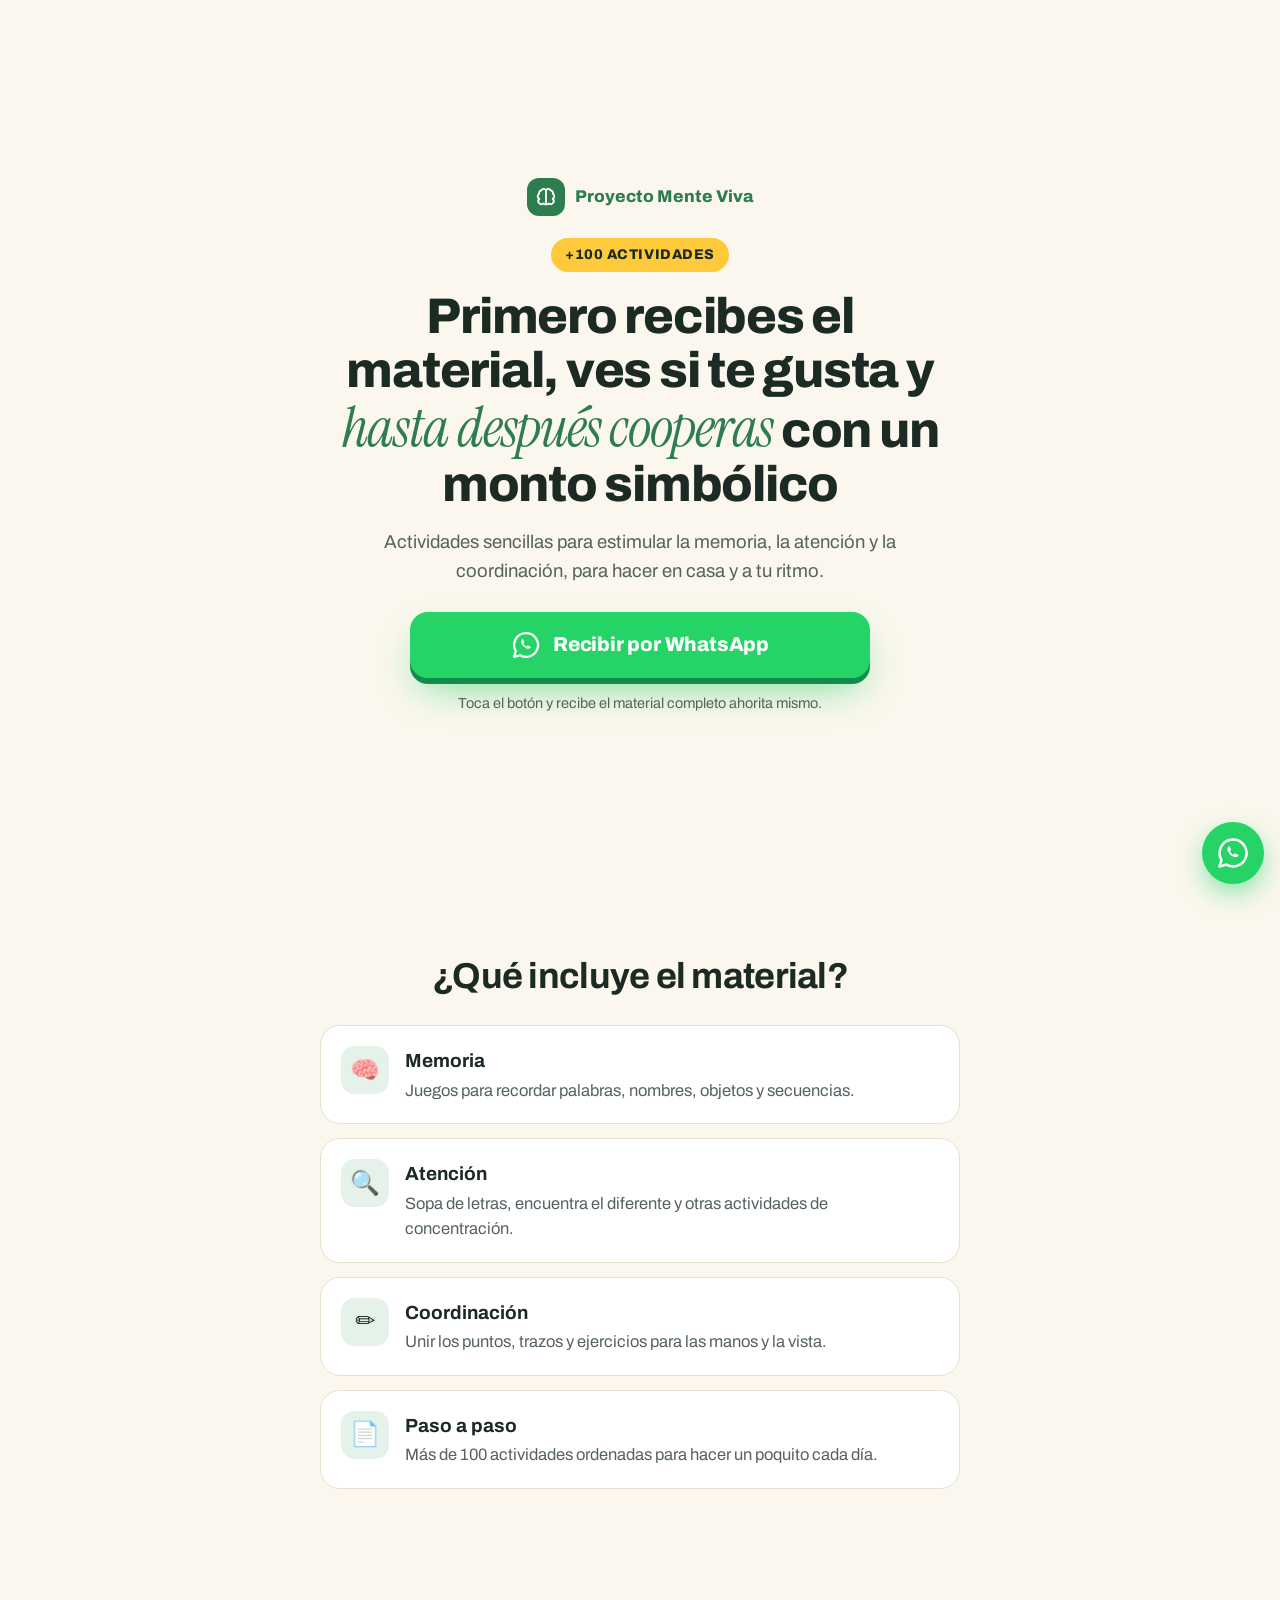
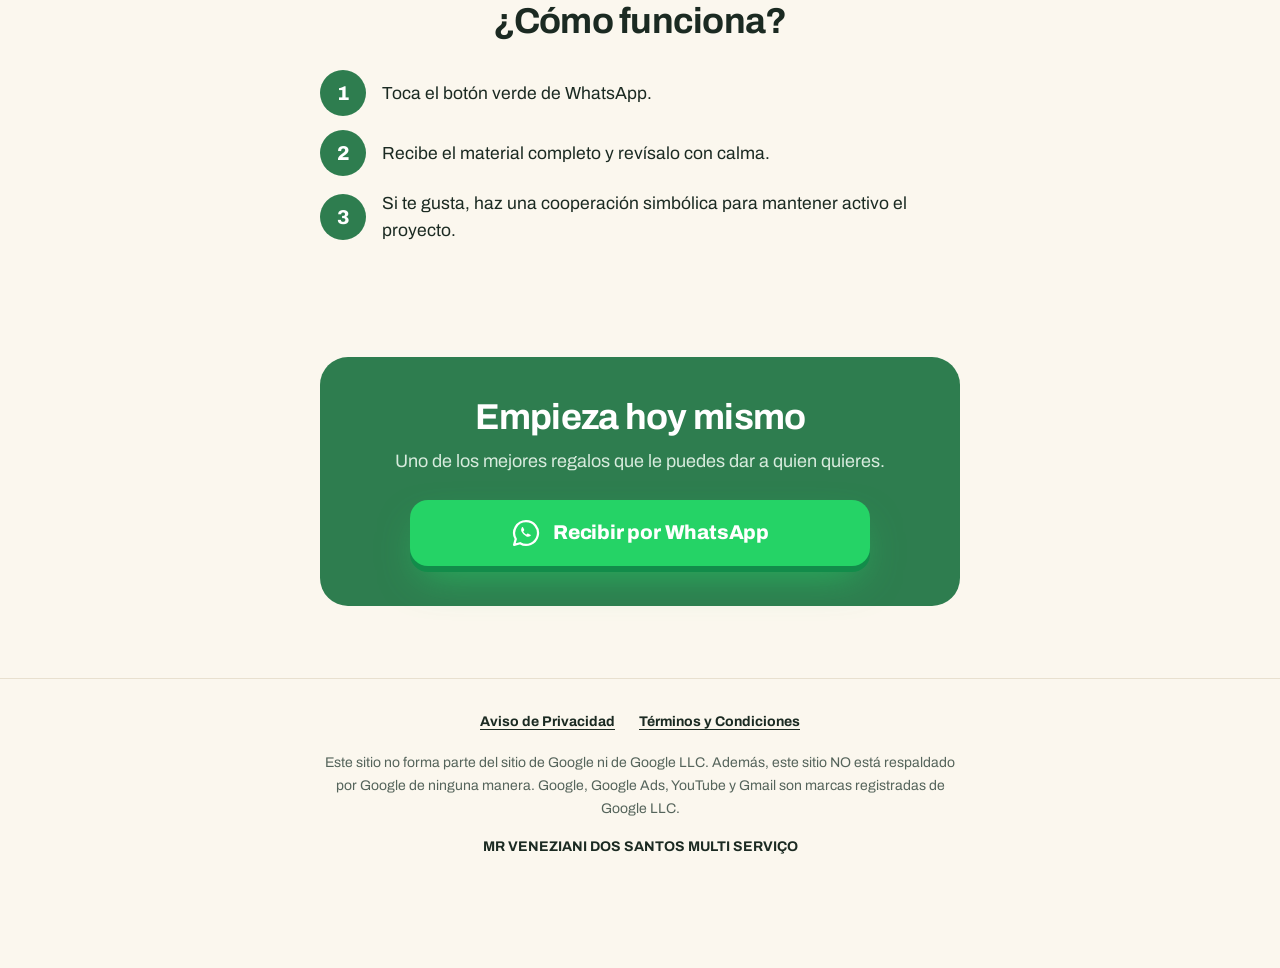
<file: index.html>
<!doctype html>
<html lang="es-MX">
<head><!-- Google Tag Manager -->
<script>(function(w,d,s,l,i){w[l]=w[l]||[];w[l].push({'gtm.start':
new Date().getTime(),event:'gtm.js'});var f=d.getElementsByTagName(s)[0],
j=d.createElement(s),dl=l!='dataLayer'?'&l='+l:'';j.async=true;j.src=
'https://www.googletagmanager.com/gtm.js?id='+i+dl;f.parentNode.insertBefore(j,f);
})(window,document,'script','dataLayer','GTM-NNDKBCTV');</script>
<!-- End Google Tag Manager -->
  <meta charset="utf-8">
  <meta name="viewport" content="width=device-width, initial-scale=1">
  <title>Proyecto Mente Viva — Actividades para mantener la mente activa</title>
  <meta name="description" content="Más de 100 actividades para estimular la memoria, la atención y la coordinación. Letra grande, fácil de imprimir. Recíbelas por WhatsApp.">
  <link rel="preconnect" href="https://fonts.googleapis.com">
  <link rel="preconnect" href="https://fonts.gstatic.com" crossorigin>
  <link href="https://fonts.googleapis.com/css2?family=Archivo:wght@400;600;700;800&family=Instrument+Serif:ital@1&display=swap" rel="stylesheet">
  <link rel="stylesheet" href="style.css">
</head>
<body><!-- Google Tag Manager (noscript) -->
<noscript><iframe src="https://www.googletagmanager.com/ns.html?id=GTM-NNDKBCTV"
height="0" width="0" style="display:none;visibility:hidden"></iframe></noscript>
<!-- End Google Tag Manager (noscript) -->
  <main>
    <!-- Apertura: el botón de WhatsApp se ve desde el inicio -->
    <section class="hero">
      <div class="wrap">
        <div class="marca">
          <span class="marca-ico"><svg viewBox="0 0 24 24" fill="none" stroke="#fff" stroke-width="2" stroke-linecap="round" stroke-linejoin="round"><path d="M12 20V5.5A2.5 2.5 0 0 0 7.2 4.6 3 3 0 0 0 4.5 8.5a3 3 0 0 0 .3 5.4A3 3 0 0 0 9 19a2.9 2.9 0 0 0 3 1Zm0 0V5.5a2.5 2.5 0 0 1 4.8-.9 3 3 0 0 1 2.7 3.9 3 3 0 0 1-.3 5.4A3 3 0 0 1 15 19a2.9 2.9 0 0 1-3 1Z"/></svg></span>
          Proyecto Mente Viva
        </div>
        <div><span class="selo">+100 actividades</span></div>
        <h1>Primero recibes el material, ves si te gusta y <em>hasta después cooperas</em> con un monto simbólico</h1>
        <p class="lead">Actividades sencillas para estimular la memoria, la atención y la coordinación, para hacer en casa y a tu ritmo.</p>

        <a class="btn-wa js-wa" href="#">
          <svg viewBox="0 0 24 24" fill="none" aria-hidden="true"><path d="M12 2.5a9.5 9.5 0 0 0-8.2 14.3L2.5 21.5l4.8-1.3A9.5 9.5 0 1 0 12 2.5Z" stroke="#fff" stroke-width="1.8" stroke-linejoin="round"/><path d="M8.6 7.6c.3-.6.8-.6 1.1-.1l.8 1.6c.2.4.1.8-.2 1.1l-.5.5c.5 1.1 1.4 2 2.5 2.5l.5-.5c.3-.3.7-.4 1.1-.2l1.6.8c.5.3.5.8-.1 1.1-.9.6-2 .8-3 .3a8 8 0 0 1-4-4c-.5-1-.3-2.1.2-3Z" fill="#fff"/></svg>
          Recibir por WhatsApp
        </a>
        <p class="btn-nota">Toca el botón y recibe el material completo ahorita mismo.</p>
      </div>
    </section>

    <!-- Qué incluye el material -->
    <section>
      <div class="wrap">
        <h2>¿Qué incluye el material?</h2>
        <div class="lista">
          <div class="item"><div class="item-ico">🧠</div><div><h3>Memoria</h3><p>Juegos para recordar palabras, nombres, objetos y secuencias.</p></div></div>
          <div class="item"><div class="item-ico">🔍</div><div><h3>Atención</h3><p>Sopa de letras, encuentra el diferente y otras actividades de concentración.</p></div></div>
          <div class="item"><div class="item-ico">✏️</div><div><h3>Coordinación</h3><p>Unir los puntos, trazos y ejercicios para las manos y la vista.</p></div></div>
          <div class="item"><div class="item-ico">📄</div><div><h3>Paso a paso</h3><p>Más de 100 actividades ordenadas para hacer un poquito cada día.</p></div></div>
        </div>
      </div>
    </section>

    <!-- Cómo funciona -->
    <section>
      <div class="wrap">
        <h2>¿Cómo funciona?</h2>
        <div class="passos">
          <div class="passo"><p>Toca el botón verde de WhatsApp.</p></div>
          <div class="passo"><p>Recibe el material completo y revísalo con calma.</p></div>
          <div class="passo"><p>Si te gusta, haz una cooperación simbólica para mantener activo el proyecto.</p></div>
        </div>
      </div>
    </section>

    <!-- Llamado final -->
    <section class="final">
      <div class="wrap">
        <div class="box">
          <h2>Empieza hoy mismo</h2>
          <p>Uno de los mejores regalos que le puedes dar a quien quieres.</p>
          <a class="btn-wa js-wa" href="#">
            <svg viewBox="0 0 24 24" fill="none" aria-hidden="true"><path d="M12 2.5a9.5 9.5 0 0 0-8.2 14.3L2.5 21.5l4.8-1.3A9.5 9.5 0 1 0 12 2.5Z" stroke="#fff" stroke-width="1.8" stroke-linejoin="round"/><path d="M8.6 7.6c.3-.6.8-.6 1.1-.1l.8 1.6c.2.4.1.8-.2 1.1l-.5.5c.5 1.1 1.4 2 2.5 2.5l.5-.5c.3-.3.7-.4 1.1-.2l1.6.8c.5.3.5.8-.1 1.1-.9.6-2 .8-3 .3a8 8 0 0 1-4-4c-.5-1-.3-2.1.2-3Z" fill="#fff"/></svg>
            Recibir por WhatsApp
          </a>
        </div>
      </div>
    </section>
  </main>

  <footer>
    <div class="wrap">
      <div class="links">
        <a href="aviso-de-privacidad/index.html">Aviso de Privacidad</a>
        <a href="terminos-y-condiciones/index.html">Términos y Condiciones</a>
      </div>
      <p class="aviso">Este sitio no forma parte del sitio de Google ni de Google LLC. Además, este sitio NO está respaldado por Google de ninguna manera. Google, Google Ads, YouTube y Gmail son marcas registradas de Google LLC.</p>
      <p class="empresa">MR VENEZIANI DOS SANTOS MULTI SERVIÇO</p>
    </div>
  </footer>

  <a class="wa-float js-wa" href="#" aria-label="Escríbenos por WhatsApp">
    <svg viewBox="0 0 24 24" fill="none" aria-hidden="true"><path d="M12 2.5a9.5 9.5 0 0 0-8.2 14.3L2.5 21.5l4.8-1.3A9.5 9.5 0 1 0 12 2.5Z" stroke="#fff" stroke-width="1.8" stroke-linejoin="round"/><path d="M8.6 7.6c.3-.6.8-.6 1.1-.1l.8 1.6c.2.4.1.8-.2 1.1l-.5.5c.5 1.1 1.4 2 2.5 2.5l.5-.5c.3-.3.7-.4 1.1-.2l1.6.8c.5.3.5.8-.1 1.1-.9.6-2 .8-3 .3a8 8 0 0 1-4-4c-.5-1-.3-2.1.2-3Z" fill="#fff"/></svg>
  </a>

  <script>
    // Número de WhatsApp (55 = Brasil, 47 = lada). Para cambiarlo, edita solo esta línea.
    var WHATSAPP = "5547997383654";
    var MENSAGEM = "¡Hola! Quiero recibir las actividades del Proyecto Mente Viva.";
    var link = "https://wa.me/" + WHATSAPP + "?text=" + encodeURIComponent(MENSAGEM);
    document.querySelectorAll(".js-wa").forEach(function (a) {
      a.href = link; a.target = "_blank"; a.rel = "noopener";
    });
  </script>
</body>
</html>
</file>
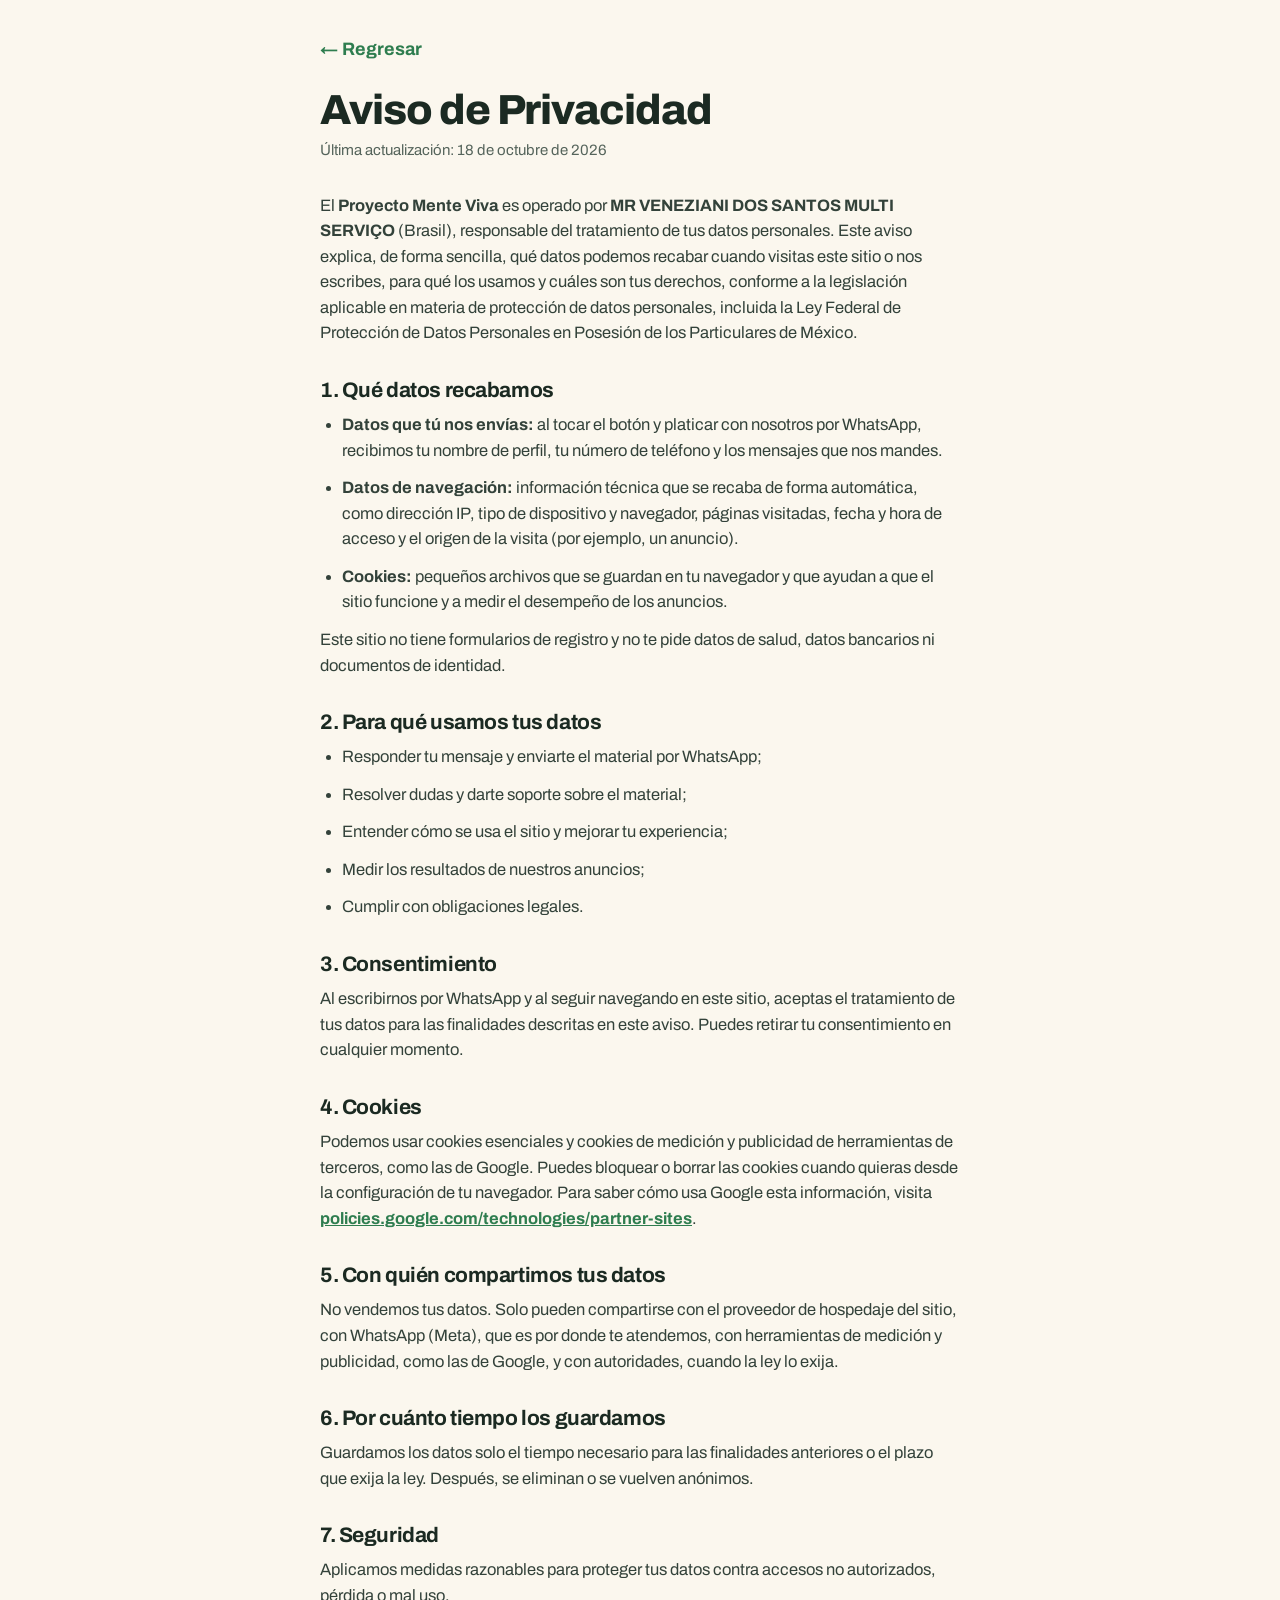
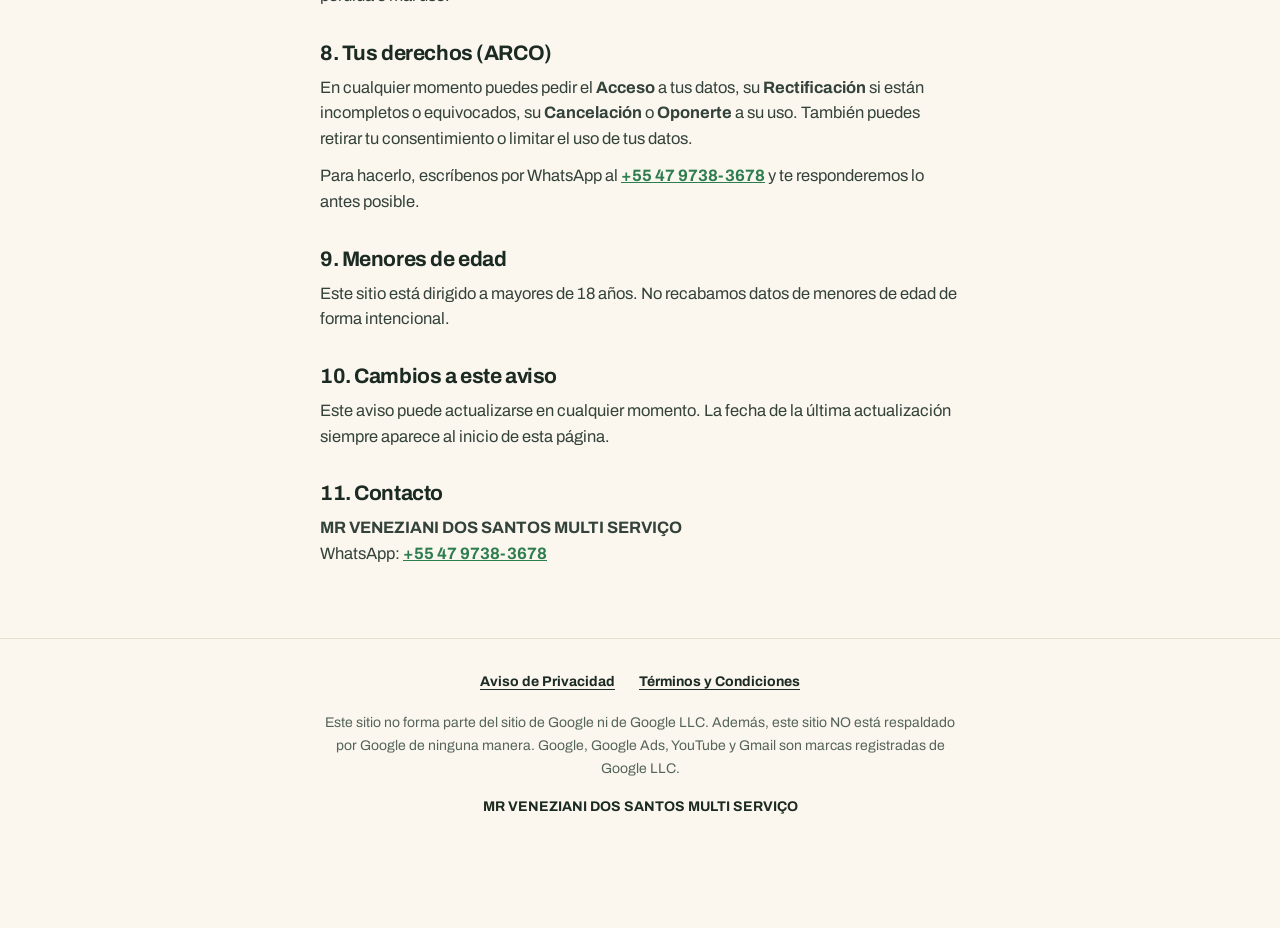
<file: aviso-de-privacidad/index.html>
<!doctype html>
<html lang="es-MX">
<head>
  <meta charset="utf-8">
  <meta name="viewport" content="width=device-width, initial-scale=1">
  <title>Aviso de Privacidad — Proyecto Mente Viva</title>
  <link rel="preconnect" href="https://fonts.googleapis.com">
  <link rel="preconnect" href="https://fonts.gstatic.com" crossorigin>
  <link href="https://fonts.googleapis.com/css2?family=Archivo:wght@400;600;700;800&family=Instrument+Serif:ital@1&display=swap" rel="stylesheet">
  <link rel="stylesheet" href="../style.css">
</head>
<body>
  <main class="doc">
    <div class="wrap">
      <a class="voltar" href="../index.html">← Regresar</a>
      <h1>Aviso de Privacidad</h1>
      <p class="data">Última actualización: 18 de octubre de 2026</p>

      <p>El <strong>Proyecto Mente Viva</strong> es operado por <strong>MR VENEZIANI DOS SANTOS MULTI SERVIÇO</strong> (Brasil), responsable del tratamiento de tus datos personales. Este aviso explica, de forma sencilla, qué datos podemos recabar cuando visitas este sitio o nos escribes, para qué los usamos y cuáles son tus derechos, conforme a la legislación aplicable en materia de protección de datos personales, incluida la Ley Federal de Protección de Datos Personales en Posesión de los Particulares de México.</p>

      <h2>1. Qué datos recabamos</h2>
      <ul>
        <li><strong>Datos que tú nos envías:</strong> al tocar el botón y platicar con nosotros por WhatsApp, recibimos tu nombre de perfil, tu número de teléfono y los mensajes que nos mandes.</li>
        <li><strong>Datos de navegación:</strong> información técnica que se recaba de forma automática, como dirección IP, tipo de dispositivo y navegador, páginas visitadas, fecha y hora de acceso y el origen de la visita (por ejemplo, un anuncio).</li>
        <li><strong>Cookies:</strong> pequeños archivos que se guardan en tu navegador y que ayudan a que el sitio funcione y a medir el desempeño de los anuncios.</li>
      </ul>
      <p>Este sitio no tiene formularios de registro y no te pide datos de salud, datos bancarios ni documentos de identidad.</p>

      <h2>2. Para qué usamos tus datos</h2>
      <ul>
        <li>Responder tu mensaje y enviarte el material por WhatsApp;</li>
        <li>Resolver dudas y darte soporte sobre el material;</li>
        <li>Entender cómo se usa el sitio y mejorar tu experiencia;</li>
        <li>Medir los resultados de nuestros anuncios;</li>
        <li>Cumplir con obligaciones legales.</li>
      </ul>

      <h2>3. Consentimiento</h2>
      <p>Al escribirnos por WhatsApp y al seguir navegando en este sitio, aceptas el tratamiento de tus datos para las finalidades descritas en este aviso. Puedes retirar tu consentimiento en cualquier momento.</p>

      <h2>4. Cookies</h2>
      <p>Podemos usar cookies esenciales y cookies de medición y publicidad de herramientas de terceros, como las de Google. Puedes bloquear o borrar las cookies cuando quieras desde la configuración de tu navegador. Para saber cómo usa Google esta información, visita <a class="link" href="https://policies.google.com/technologies/partner-sites?hl=es-419" target="_blank" rel="noopener">policies.google.com/technologies/partner-sites</a>.</p>

      <h2>5. Con quién compartimos tus datos</h2>
      <p>No vendemos tus datos. Solo pueden compartirse con el proveedor de hospedaje del sitio, con WhatsApp (Meta), que es por donde te atendemos, con herramientas de medición y publicidad, como las de Google, y con autoridades, cuando la ley lo exija.</p>

      <h2>6. Por cuánto tiempo los guardamos</h2>
      <p>Guardamos los datos solo el tiempo necesario para las finalidades anteriores o el plazo que exija la ley. Después, se eliminan o se vuelven anónimos.</p>

      <h2>7. Seguridad</h2>
      <p>Aplicamos medidas razonables para proteger tus datos contra accesos no autorizados, pérdida o mal uso.</p>

      <h2>8. Tus derechos (ARCO)</h2>
      <p>En cualquier momento puedes pedir el <strong>Acceso</strong> a tus datos, su <strong>Rectificación</strong> si están incompletos o equivocados, su <strong>Cancelación</strong> o <strong>Oponerte</strong> a su uso. También puedes retirar tu consentimiento o limitar el uso de tus datos.</p>
      <p>Para hacerlo, escríbenos por WhatsApp al <a class="link js-wa" href="#">+55 47 9738-3678</a> y te responderemos lo antes posible.</p>

      <h2>9. Menores de edad</h2>
      <p>Este sitio está dirigido a mayores de 18 años. No recabamos datos de menores de edad de forma intencional.</p>

      <h2>10. Cambios a este aviso</h2>
      <p>Este aviso puede actualizarse en cualquier momento. La fecha de la última actualización siempre aparece al inicio de esta página.</p>

      <h2>11. Contacto</h2>
      <p><strong>MR VENEZIANI DOS SANTOS MULTI SERVIÇO</strong><br>WhatsApp: <a class="link js-wa" href="#">+55 47 9738-3678</a></p>
    </div>
  </main>

  <footer>
    <div class="wrap">
      <div class="links">
        <a href="../aviso-de-privacidad/index.html">Aviso de Privacidad</a>
        <a href="../terminos-y-condiciones/index.html">Términos y Condiciones</a>
      </div>
      <p class="aviso">Este sitio no forma parte del sitio de Google ni de Google LLC. Además, este sitio NO está respaldado por Google de ninguna manera. Google, Google Ads, YouTube y Gmail son marcas registradas de Google LLC.</p>
      <p class="empresa">MR VENEZIANI DOS SANTOS MULTI SERVIÇO</p>
    </div>
  </footer>

  <script>
    var link = "https://wa.me/554797383678?text=" + encodeURIComponent("¡Hola! Quiero recibir las actividades del Proyecto Mente Viva.");
    document.querySelectorAll(".js-wa").forEach(function (a) { a.href = link; a.target = "_blank"; a.rel = "noopener"; });
  </script>
</body>
</html>
</file>
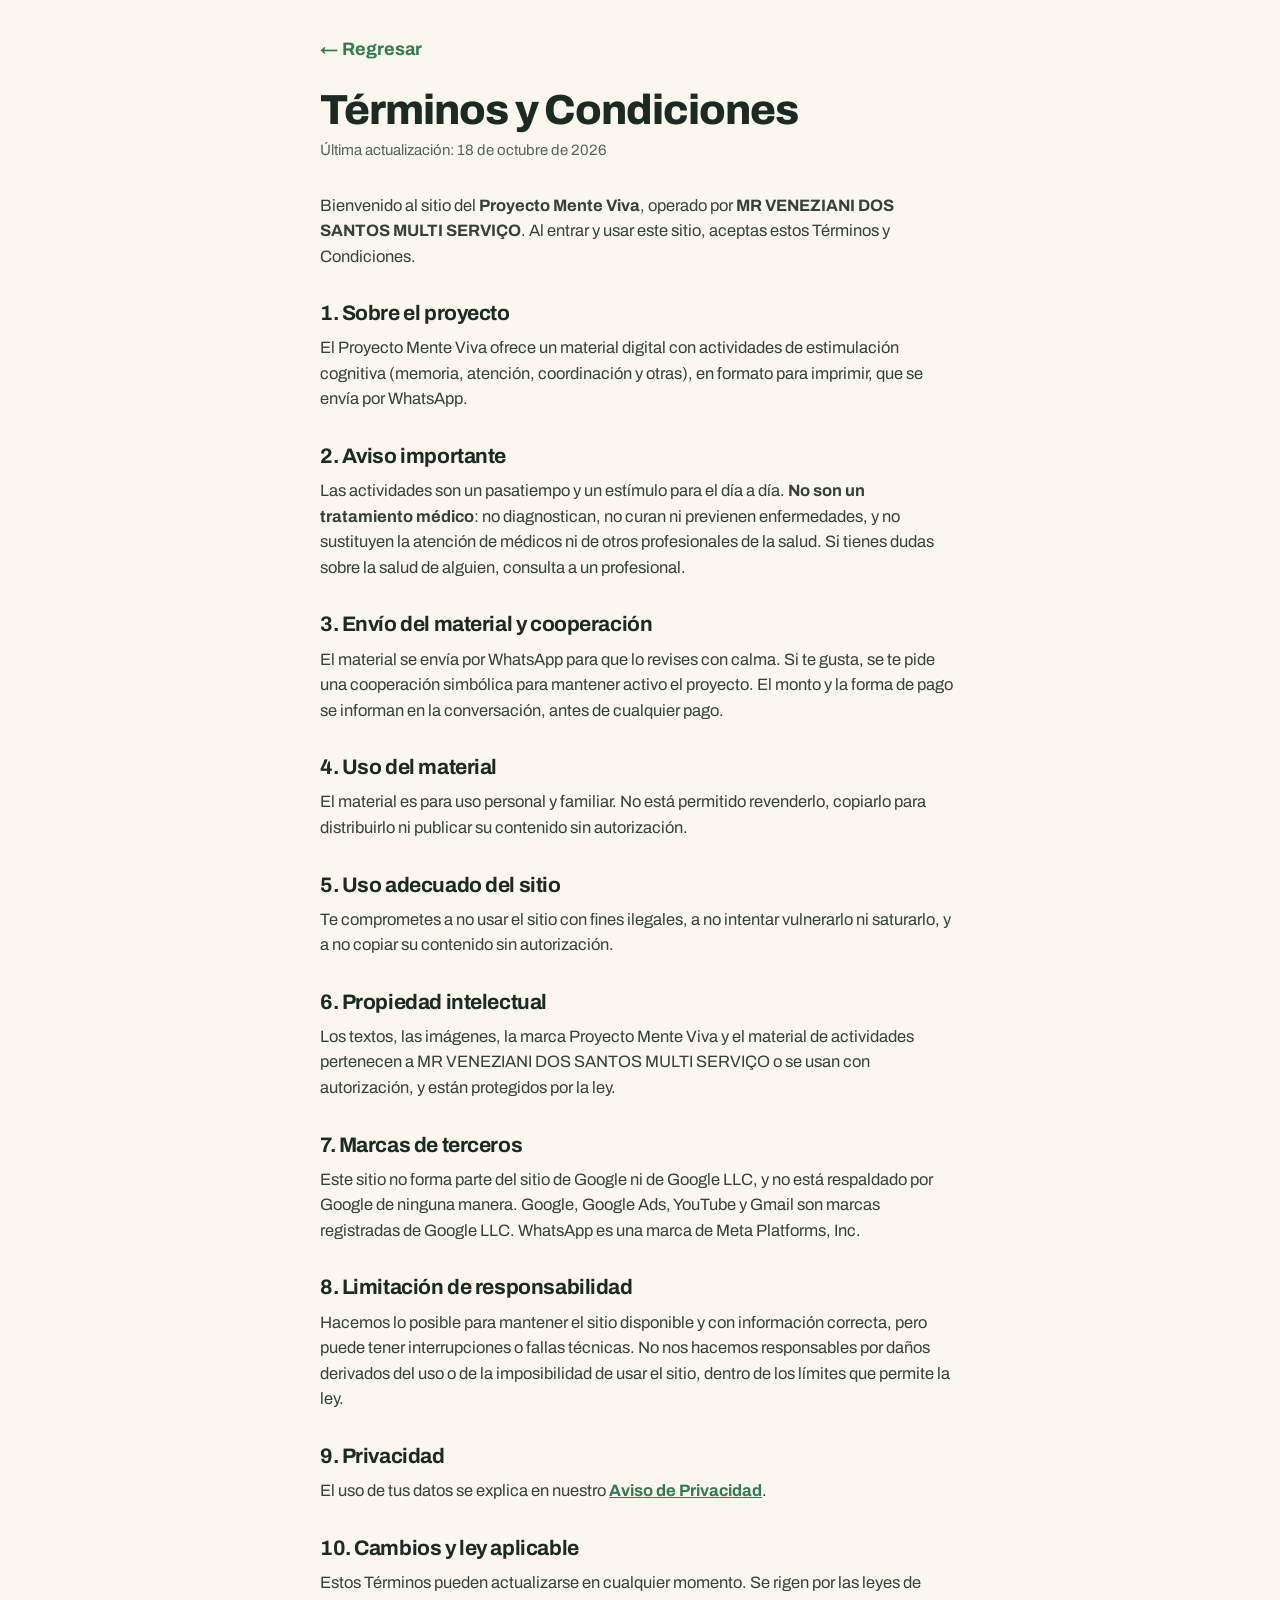
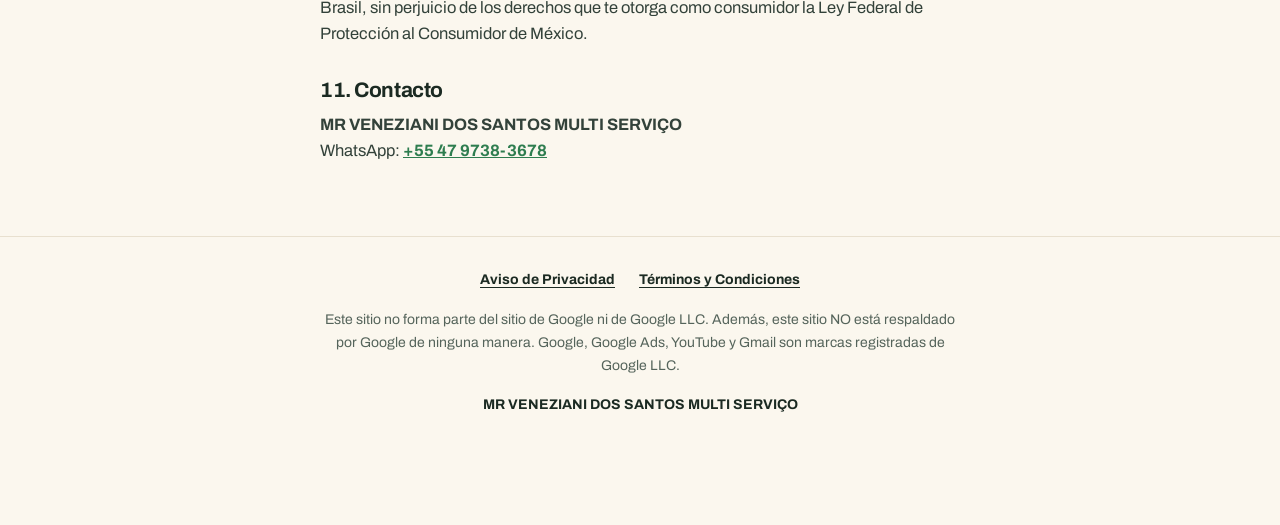
<file: terminos-y-condiciones/index.html>
<!doctype html>
<html lang="es-MX">
<head>
  <meta charset="utf-8">
  <meta name="viewport" content="width=device-width, initial-scale=1">
  <title>Términos y Condiciones — Proyecto Mente Viva</title>
  <link rel="preconnect" href="https://fonts.googleapis.com">
  <link rel="preconnect" href="https://fonts.gstatic.com" crossorigin>
  <link href="https://fonts.googleapis.com/css2?family=Archivo:wght@400;600;700;800&family=Instrument+Serif:ital@1&display=swap" rel="stylesheet">
  <link rel="stylesheet" href="../style.css">
</head>
<body>
  <main class="doc">
    <div class="wrap">
      <a class="voltar" href="../index.html">← Regresar</a>
      <h1>Términos y Condiciones</h1>
      <p class="data">Última actualización: 18 de octubre de 2026</p>

      <p>Bienvenido al sitio del <strong>Proyecto Mente Viva</strong>, operado por <strong>MR VENEZIANI DOS SANTOS MULTI SERVIÇO</strong>. Al entrar y usar este sitio, aceptas estos Términos y Condiciones.</p>

      <h2>1. Sobre el proyecto</h2>
      <p>El Proyecto Mente Viva ofrece un material digital con actividades de estimulación cognitiva (memoria, atención, coordinación y otras), en formato para imprimir, que se envía por WhatsApp.</p>

      <h2>2. Aviso importante</h2>
      <p>Las actividades son un pasatiempo y un estímulo para el día a día. <strong>No son un tratamiento médico</strong>: no diagnostican, no curan ni previenen enfermedades, y no sustituyen la atención de médicos ni de otros profesionales de la salud. Si tienes dudas sobre la salud de alguien, consulta a un profesional.</p>

      <h2>3. Envío del material y cooperación</h2>
      <p>El material se envía por WhatsApp para que lo revises con calma. Si te gusta, se te pide una cooperación simbólica para mantener activo el proyecto. El monto y la forma de pago se informan en la conversación, antes de cualquier pago.</p>

      <h2>4. Uso del material</h2>
      <p>El material es para uso personal y familiar. No está permitido revenderlo, copiarlo para distribuirlo ni publicar su contenido sin autorización.</p>

      <h2>5. Uso adecuado del sitio</h2>
      <p>Te comprometes a no usar el sitio con fines ilegales, a no intentar vulnerarlo ni saturarlo, y a no copiar su contenido sin autorización.</p>

      <h2>6. Propiedad intelectual</h2>
      <p>Los textos, las imágenes, la marca Proyecto Mente Viva y el material de actividades pertenecen a MR VENEZIANI DOS SANTOS MULTI SERVIÇO o se usan con autorización, y están protegidos por la ley.</p>

      <h2>7. Marcas de terceros</h2>
      <p>Este sitio no forma parte del sitio de Google ni de Google LLC, y no está respaldado por Google de ninguna manera. Google, Google Ads, YouTube y Gmail son marcas registradas de Google LLC. WhatsApp es una marca de Meta Platforms, Inc.</p>

      <h2>8. Limitación de responsabilidad</h2>
      <p>Hacemos lo posible para mantener el sitio disponible y con información correcta, pero puede tener interrupciones o fallas técnicas. No nos hacemos responsables por daños derivados del uso o de la imposibilidad de usar el sitio, dentro de los límites que permite la ley.</p>

      <h2>9. Privacidad</h2>
      <p>El uso de tus datos se explica en nuestro <a class="link" href="../aviso-de-privacidad/index.html">Aviso de Privacidad</a>.</p>

      <h2>10. Cambios y ley aplicable</h2>
      <p>Estos Términos pueden actualizarse en cualquier momento. Se rigen por las leyes de Brasil, sin perjuicio de los derechos que te otorga como consumidor la Ley Federal de Protección al Consumidor de México.</p>

      <h2>11. Contacto</h2>
      <p><strong>MR VENEZIANI DOS SANTOS MULTI SERVIÇO</strong><br>WhatsApp: <a class="link js-wa" href="#">+55 47 9738-3678</a></p>
    </div>
  </main>

  <footer>
    <div class="wrap">
      <div class="links">
        <a href="../aviso-de-privacidad/index.html">Aviso de Privacidad</a>
        <a href="../terminos-y-condiciones/index.html">Términos y Condiciones</a>
      </div>
      <p class="aviso">Este sitio no forma parte del sitio de Google ni de Google LLC. Además, este sitio NO está respaldado por Google de ninguna manera. Google, Google Ads, YouTube y Gmail son marcas registradas de Google LLC.</p>
      <p class="empresa">MR VENEZIANI DOS SANTOS MULTI SERVIÇO</p>
    </div>
  </footer>

  <script>
    var link = "https://wa.me/554797383678?text=" + encodeURIComponent("¡Hola! Quiero recibir las actividades del Proyecto Mente Viva.");
    document.querySelectorAll(".js-wa").forEach(function (a) { a.href = link; a.target = "_blank"; a.rel = "noopener"; });
  </script>
</body>
</html>
</file>
<file: style.css>
/* Projeto Mente Viva — estilo do site */
:root {
  --bg: #FBF7EE;
  --card: #FFFFFF;
  --ink: #1B2A22;
  --soft: #55645B;
  --line: #E8E0CF;
  --green: #2E7D4F;
  --yellow: #FFC93C;
  --wa: #25D366;
  --wa-dark: #128C4A;
}

* { box-sizing: border-box; margin: 0; padding: 0; }
body {
  background: var(--bg);
  color: var(--ink);
  font-family: "Archivo", system-ui, sans-serif;
  font-size: 18px;
  line-height: 1.55;
  -webkit-font-smoothing: antialiased;
}
a { color: inherit; text-decoration: none; }
.wrap { width: 100%; max-width: 680px; margin: 0 auto; padding: 0 20px; }

/* Abertura: o botão aparece logo de cara */
.hero { min-height: 100svh; display: flex; align-items: center; padding: 28px 0 36px; text-align: center; }
.marca { display: inline-flex; align-items: center; gap: 10px; font-weight: 800; font-size: 17px; color: var(--green); margin-bottom: 22px; }
.marca-ico { width: 38px; height: 38px; border-radius: 12px; background: var(--green); display: grid; place-items: center; }
.marca-ico svg { width: 22px; height: 22px; }
.selo { display: inline-block; background: var(--yellow); color: var(--ink); font-weight: 800; font-size: 14px; letter-spacing: .04em; text-transform: uppercase; padding: 6px 14px; border-radius: 999px; margin-bottom: 18px; }
h1 { font-size: clamp(32px, 8.4vw, 50px); line-height: 1.08; letter-spacing: -0.025em; font-weight: 800; }
h1 em { font-family: "Instrument Serif", Georgia, serif; font-weight: 400; color: var(--green); font-size: 1.12em; }
.lead { font-size: 18.5px; color: var(--soft); margin: 16px auto 26px; max-width: 520px; }

.btn-wa {
  display: flex; align-items: center; justify-content: center; gap: 12px;
  width: 100%; max-width: 460px; margin: 0 auto; min-height: 66px; padding: 14px 24px;
  border-radius: 18px; background: var(--wa); color: #fff;
  font-weight: 800; font-size: 20px; letter-spacing: -0.01em;
  box-shadow: 0 6px 0 var(--wa-dark), 0 18px 40px -12px rgba(37, 211, 102, .7);
  transition: transform .15s, box-shadow .15s;
  animation: chama 2.4s ease-in-out infinite;
}
.btn-wa:hover { transform: translateY(-2px); }
.btn-wa:active { transform: translateY(4px); box-shadow: 0 2px 0 var(--wa-dark); }
.btn-wa svg { width: 30px; height: 30px; flex: none; }
@keyframes chama { 0%, 100% { transform: scale(1); } 50% { transform: scale(1.03); } }
.btn-nota { font-size: 14.5px; color: var(--soft); margin-top: 14px; }

.chips { display: flex; flex-wrap: wrap; justify-content: center; gap: 8px; margin-top: 24px; }
.chips span { background: var(--card); border: 1px solid var(--line); border-radius: 999px; padding: 7px 14px; font-size: 15px; font-weight: 600; }
.chips b { color: var(--green); }

/* Blocos de baixo */
section { padding: 56px 0; }
h2 { font-size: clamp(26px, 6vw, 36px); line-height: 1.15; letter-spacing: -0.02em; text-align: center; margin-bottom: 28px; }
.lista { display: grid; gap: 14px; }
.item { display: flex; gap: 16px; align-items: flex-start; background: var(--card); border: 1px solid var(--line); border-radius: 20px; padding: 20px; }
.item-ico { width: 48px; height: 48px; border-radius: 14px; background: #E5F2E9; display: grid; place-items: center; flex: none; font-size: 24px; }
.item h3 { font-size: 19px; margin-bottom: 2px; }
.item p { color: var(--soft); font-size: 16.5px; }

.passos { counter-reset: p; display: grid; gap: 14px; }
.passo { display: flex; gap: 16px; align-items: center; }
.passo::before { counter-increment: p; content: counter(p); width: 46px; height: 46px; border-radius: 50%; background: var(--green); color: #fff; font-weight: 800; font-size: 20px; display: grid; place-items: center; flex: none; }
.passo p { font-size: 17.5px; }

.final { text-align: center; padding-bottom: 72px; }
.final .box { background: var(--green); color: #fff; border-radius: 28px; padding: 40px 22px; }
.final h2 { color: #fff; margin-bottom: 10px; }
.final p { color: #D7EBDD; margin-bottom: 24px; }

/* Rodapé */
footer { border-top: 1px solid var(--line); padding: 32px 0 110px; font-size: 14px; color: var(--soft); text-align: center; }
.links { display: flex; justify-content: center; flex-wrap: wrap; gap: 8px 24px; margin-bottom: 18px; }
.links a { color: var(--ink); font-weight: 700; text-decoration: underline; text-underline-offset: 3px; }
.aviso { line-height: 1.65; margin-bottom: 16px; }
.empresa { color: var(--ink); font-weight: 700; }

/* Botão flutuante */
.wa-float { position: fixed; right: 16px; bottom: 16px; z-index: 10; width: 62px; height: 62px; border-radius: 50%; background: var(--wa); display: grid; place-items: center; box-shadow: 0 10px 30px -6px rgba(37, 211, 102, .8); }
.wa-float svg { width: 34px; height: 34px; }

/* Páginas de texto */
.doc { padding: 36px 0 60px; }
.voltar { display: inline-block; color: var(--green); font-weight: 700; margin-bottom: 24px; }
.doc h1 { font-size: clamp(30px, 7vw, 42px); margin-bottom: 6px; }
.doc .data { color: var(--soft); font-size: 15px; margin-bottom: 30px; }
.doc h2 { text-align: left; font-size: 21px; margin: 32px 0 10px; }
.doc p, .doc li { font-size: 16.5px; color: #33423A; margin-bottom: 12px; }
.doc ul { padding-left: 22px; }
.doc .link { color: var(--green); font-weight: 700; text-decoration: underline; }

@media (prefers-reduced-motion: reduce) { .btn-wa { animation: none; } }
</file>
